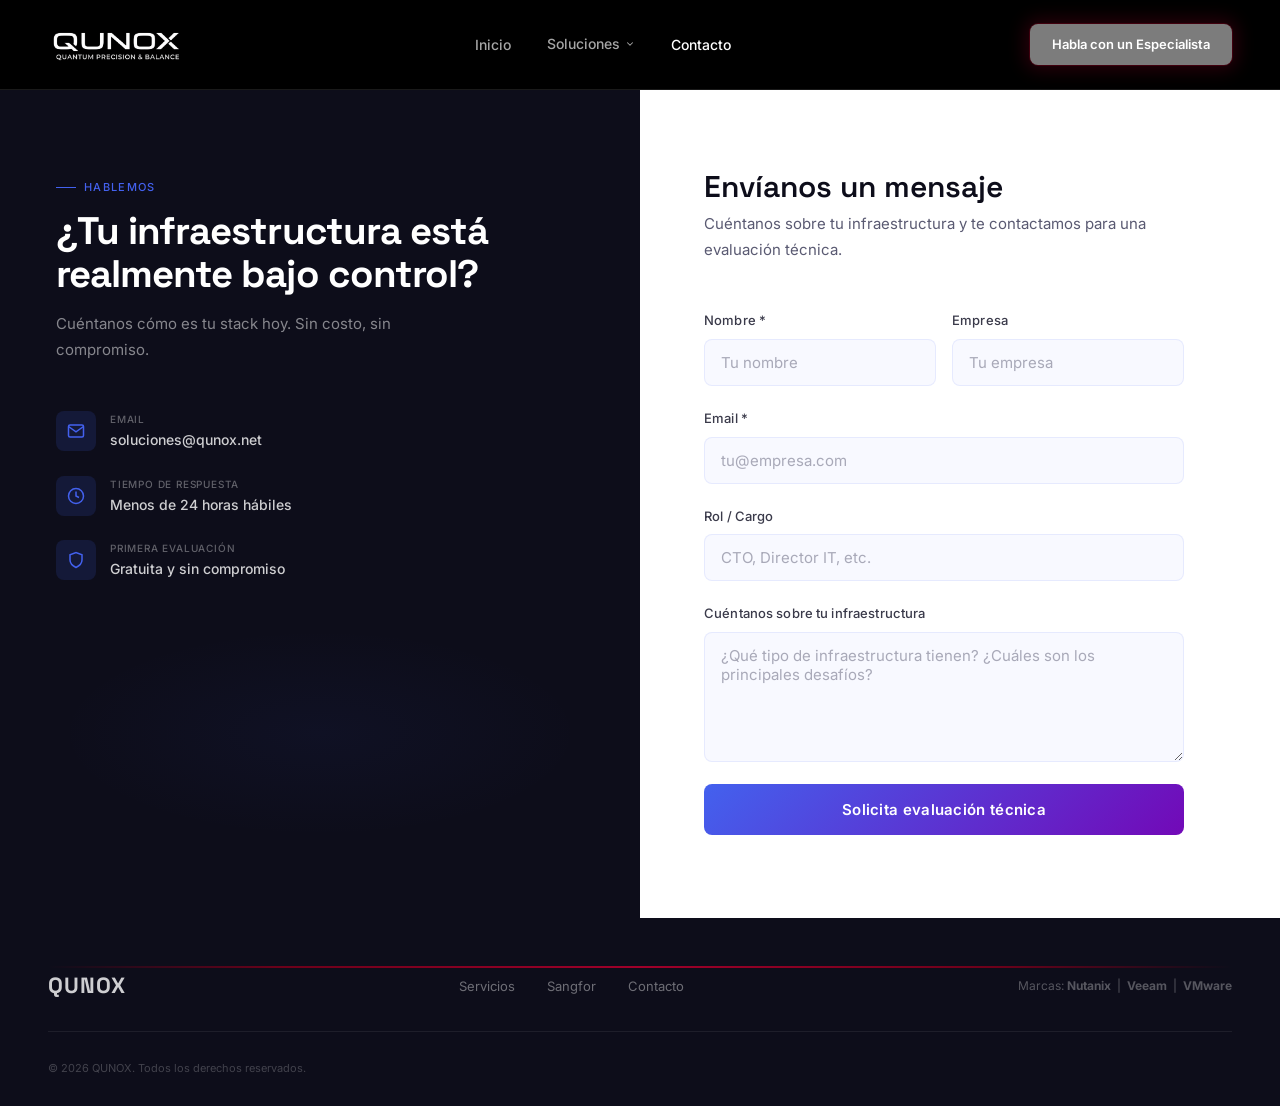
<file: contacto.html>
<!DOCTYPE html>
<html lang="es">
<head>
  <meta charset="UTF-8"/>
  <meta name="viewport" content="width=device-width,initial-scale=1.0"/>
  <title>Contacto — QUNOX</title>
  <meta name="description" content="Habla con un especialista QUNOX. Diagnóstico gratuito de tu infraestructura."/>
  <link rel="preconnect" href="https://fonts.googleapis.com"/>
  <link rel="preconnect" href="https://fonts.gstatic.com" crossorigin/>
  <link href="https://fonts.googleapis.com/css2?family=Space+Grotesk:wght@400;500;600;700&family=Inter:wght@300;400;500;600&display=swap" rel="stylesheet"/>
  <link rel="stylesheet" href="css/main.css"/>
  <link rel="stylesheet" href="css/theme-color.css"/>
</head>
<body>
<nav id="nav" role="navigation">
  <div class="nav-inner">
    <a href="index.html"><img src="images/NEGRO QUNOX COMPLETA.png" alt="QUNOX" class="nav-logo-img"/></a>
    <ul class="nav-links">
      <li><a href="index.html">Inicio</a></li>
      <li class="nav-item--dropdown">
        <a class="nav-dropdown-trigger" href="servicios.html">Soluciones <svg class="nav-chevron" width="10" height="10" viewBox="0 0 24 24" fill="none" stroke="currentColor" stroke-width="2.5" stroke-linecap="round" stroke-linejoin="round"><polyline points="6 9 12 15 18 9"/></svg></a>
        <ul class="nav-dropdown">
          <li><a href="servicios.html">Servicios</a></li>
          <li><a href="sangfor.html">Sangfor</a></li>
        </ul>
      </li>
      <li><a href="contacto.html" class="active">Contacto</a></li>
    </ul>
    <a href="contacto.html" class="btn btn-primary nav-cta">Habla con un Especialista</a>
    <button class="hamburger" id="hamburger" aria-label="Menú" aria-expanded="false">
      <span></span><span></span><span></span>
    </button>
  </div>
</nav>
<div class="mobile-menu" id="mobile-menu">
  <a href="index.html" class="mobile-link">Inicio</a>
  <span class="mobile-section-label">Soluciones</span>
  <a href="servicios.html" class="mobile-link mobile-link--sub">Servicios</a>
  <a href="sangfor.html" class="mobile-link mobile-link--sub">Sangfor</a>
  <a href="contacto.html" class="mobile-link">Contacto</a>
</div>

<div class="page-wrap contact-page" role="main">

  <!-- LEFT PANEL -->
  <div class="contact-left">
    <div class="contact-left-top">
      <span class="label">Hablemos</span>
      <h1>¿Tu infraestructura está realmente bajo control?</h1>
      <p>Cuéntanos cómo es tu stack hoy. Sin costo, sin compromiso.</p>

      <div class="contact-info-items">
        <div class="contact-info-item">
          <div class="ci-icon">
            <svg width="18" height="18" viewBox="0 0 24 24" fill="none" stroke="currentColor" stroke-width="2">
              <path d="M4 4h16c1.1 0 2 .9 2 2v12c0 1.1-.9 2-2 2H4c-1.1 0-2-.9-2-2V6c0-1.1.9-2 2-2z"/><polyline points="22,6 12,13 2,6"/>
            </svg>
          </div>
          <div>
            <div class="ci-label">Email</div>
            <div class="ci-value"><a href="mailto:soluciones@qunox.net">soluciones@qunox.net</a></div>
          </div>
        </div>
        <div class="contact-info-item">
          <div class="ci-icon">
            <svg width="18" height="18" viewBox="0 0 24 24" fill="none" stroke="currentColor" stroke-width="2">
              <circle cx="12" cy="12" r="10"/><polyline points="12 6 12 12 16 14"/>
            </svg>
          </div>
          <div>
            <div class="ci-label">Tiempo de respuesta</div>
            <div class="ci-value">Menos de 24 horas hábiles</div>
          </div>
        </div>
        <div class="contact-info-item">
          <div class="ci-icon">
            <svg width="18" height="18" viewBox="0 0 24 24" fill="none" stroke="currentColor" stroke-width="2">
              <path d="M12 22s8-4 8-10V5l-8-3-8 3v7c0 6 8 10 8 10z"/>
            </svg>
          </div>
          <div>
            <div class="ci-label">Primera evaluación</div>
            <div class="ci-value">Gratuita y sin compromiso</div>
          </div>
        </div>
      </div>
    </div>
    <div class="contact-visual"></div>
  </div>

  <!-- RIGHT PANEL (FORM) -->
  <div class="contact-right">
    <h2>Envíanos un mensaje</h2>
    <p class="subtitle">Cuéntanos sobre tu infraestructura y te contactamos para una evaluación técnica.</p>

    <form class="form" id="contact-form" novalidate>
      <div class="form-row">
        <div class="form-group">
          <label for="nombre">Nombre *</label>
          <input type="text" id="nombre" name="nombre" placeholder="Tu nombre" required autocomplete="name"/>
        </div>
        <div class="form-group">
          <label for="empresa">Empresa</label>
          <input type="text" id="empresa" name="empresa" placeholder="Tu empresa" autocomplete="organization"/>
        </div>
      </div>
      <div class="form-group">
        <label for="email">Email *</label>
        <input type="email" id="email" name="email" placeholder="tu@empresa.com" required autocomplete="email"/>
      </div>
      <div class="form-group">
        <label for="rol">Rol / Cargo</label>
        <input type="text" id="rol" name="rol" placeholder="CTO, Director IT, etc."/>
      </div>
      <div class="form-group">
        <label for="mensaje">Cuéntanos sobre tu infraestructura</label>
        <textarea id="mensaje" name="mensaje" placeholder="¿Qué tipo de infraestructura tienen? ¿Cuáles son los principales desafíos?"></textarea>
      </div>
      <button type="submit" class="form-submit" id="form-btn">Solicita evaluación técnica</button>
    </form>

    <div class="form-success" id="form-success">
      <div class="success-icon">
        <svg width="26" height="26" viewBox="0 0 24 24" fill="none" stroke="currentColor" stroke-width="2.5"><polyline points="20 6 9 17 4 12"/></svg>
      </div>
      <p class="success-title">Mensaje recibido.</p>
      <p class="success-msg">Un especialista QUNOX se pondrá en contacto contigo en las próximas 24 horas hábiles.</p>
    </div>
  </div>

</div>

<footer>
  <div class="footer-inner">
    <span class="footer-logo">QUNOX</span>
    <ul class="footer-links">
      <li><a href="servicios.html">Servicios</a></li>
      <li><a href="sangfor.html">Sangfor</a></li>
      <li><a href="contacto.html">Contacto</a></li>
    </ul>
    <p class="footer-partners">Marcas: <strong>Nutanix</strong> &nbsp;|&nbsp; <strong>Veeam</strong> &nbsp;|&nbsp; <strong>VMware</strong></p>
  </div>
  <p class="footer-copy">© 2026 QUNOX. Todos los derechos reservados.</p>
</footer>

<script src="js/main.js"></script>
</body>
</html>
</file>
<file: css/main.css>
/* ═══════════════════════════════════════════════
   QUNOX — Shared Stylesheet
   ═══════════════════════════════════════════════ */

/* ── VARIABLES ─────────────────────────────────── */
:root {
  --blue:      #4361EE;
  --blue-d:    #3451D1;
  --purple:    #7209B7;
  --cyan:      #00B4D8;
  --ink:       #0D0D1A;
  --body:      #3A3A4A;
  --sub:       #5A5A72;
  --muted:     #8888A0;
  --surface:   #F8F9FF;
  --border:    rgba(67,97,238,0.10);
  --border-s:  rgba(67,97,238,0.24);
  --white:     #ffffff;
  --font-h:    'Space Grotesk', sans-serif;
  --font-b:    'Inter', sans-serif;
  --radius-sm: 6px;
  --radius-md: 8px;
  --radius-lg: 12px;
  --radius-xl: 16px;
  --shadow:    0 2px 12px rgba(0,0,0,0.04);
  --shadow-h:  0 8px 40px rgba(67,97,238,0.12);
  --ease:      cubic-bezier(0.16,1,0.3,1);
  --ease-io:   cubic-bezier(0.76,0,0.24,1);
  --gutter:    clamp(1.25rem,5vw,3rem);
}

/* ── RESET ─────────────────────────────────────── */
*,*::before,*::after{box-sizing:border-box;margin:0;padding:0}
html{scroll-behavior:auto;font-size:16px;-webkit-text-size-adjust:100%}
body{background:var(--white);color:var(--body);font-family:var(--font-b);line-height:1.6;overflow-x:hidden}
h1,h2,h3,h4{font-family:var(--font-h);line-height:1.1;color:var(--ink)}
a{color:inherit;text-decoration:none}
img,svg{display:block;max-width:100%}
button{font-family:inherit;cursor:pointer}
::-webkit-scrollbar{width:4px}
::-webkit-scrollbar-track{background:var(--white)}
::-webkit-scrollbar-thumb{background:var(--blue);border-radius:2px}

/* ── DOT GRID ──────────────────────────────────── */
body::before{
  content:'';position:fixed;inset:0;z-index:0;pointer-events:none;
  background-image:radial-gradient(circle,rgba(67,97,238,0.065) 1px,transparent 1px);
  background-size:28px 28px;
}

/* ── UTILITY ───────────────────────────────────── */
.container{max-width:1200px;margin:0 auto;padding:0 var(--gutter);position:relative;z-index:2}
.label{
  display:inline-flex;align-items:center;gap:8px;
  font-size:11px;font-weight:500;letter-spacing:0.12em;
  text-transform:uppercase;color:var(--blue);margin-bottom:14px;
}
.label::before{content:'';display:block;width:20px;height:1px;background:var(--blue)}
.grad-text{
  background:linear-gradient(135deg,var(--blue) 0%,var(--purple) 100%);
  -webkit-background-clip:text;-webkit-text-fill-color:transparent;background-clip:text;
}

/* ── BUTTONS ───────────────────────────────────── */
.btn{
  display:inline-flex;align-items:center;gap:6px;
  font-family:var(--font-b);font-size:14px;font-weight:600;
  padding:12px 28px;border-radius:var(--radius-md);border:none;
  cursor:pointer;transition:all 0.2s var(--ease);text-decoration:none;
}
.btn-primary{background:var(--blue);color:#fff;box-shadow:0 2px 8px rgba(67,97,238,0.25)}
.btn-primary:hover{background:var(--blue-d);box-shadow:0 6px 24px rgba(67,97,238,0.38);transform:translateY(-1px)}
.btn-primary:active{transform:translateY(0);box-shadow:0 2px 8px rgba(67,97,238,0.25)}
.btn-ghost{background:transparent;color:var(--blue);border:1.5px solid var(--border-s)}
.btn-ghost:hover{border-color:var(--blue);background:rgba(67,97,238,0.06)}
.btn-white{background:#fff;color:var(--blue);font-size:14px;font-weight:600}
.btn-white:hover{background:rgba(255,255,255,0.9);box-shadow:0 4px 20px rgba(0,0,0,0.14)}
.btn-white-ghost{background:transparent;color:#fff;border:1.5px solid rgba(255,255,255,0.4);font-size:14px;font-weight:600}
.btn-white-ghost:hover{background:rgba(255,255,255,0.1);border-color:rgba(255,255,255,0.7)}
.btn-arrow{
  display:inline-flex;align-items:center;gap:6px;
  background:none;border:none;color:var(--blue);font-size:13px;font-weight:600;
  padding:0;cursor:pointer;transition:gap 0.2s var(--ease),color 0.15s;
}
.btn-arrow:hover{gap:10px;color:var(--blue-d)}

/* ── REVEAL ANIMATIONS ─────────────────────────── */
.reveal{opacity:0;transform:translateY(24px);transition:opacity 0.6s var(--ease),transform 0.6s var(--ease)}
.reveal.visible{opacity:1;transform:none}

/* ── NAV ───────────────────────────────────────── */
#nav{
  position:sticky;top:0;z-index:100;
  height:90px;display:flex;align-items:center;
  padding:0 var(--gutter);
  background:rgba(255,255,255,0.92);
  backdrop-filter:blur(12px) saturate(180%);
  -webkit-backdrop-filter:blur(12px) saturate(180%);
  border-bottom:1px solid rgba(67,97,238,0.06);
  transition:box-shadow 0.3s,border-color 0.3s;
}
#nav.scrolled{box-shadow:0 1px 24px rgba(67,97,238,0.10);border-color:rgba(67,97,238,0.12)}
.nav-inner{width:100%;max-width:1200px;margin:0 auto;display:flex;align-items:center;justify-content:space-between}
.nav-logo-img{height:80px;width:auto;display:block;object-fit:contain}
.nav-links{display:flex;align-items:center;gap:36px;list-style:none}
.nav-links a{
  font-size:14px;font-weight:500;color:var(--sub);
  transition:color 0.2s;position:relative;padding:4px 0;
}
.nav-links a::after{
  content:'';position:absolute;bottom:-2px;left:0;right:0;height:2px;
  background:linear-gradient(90deg,var(--blue),var(--purple));border-radius:2px;
  transform:scaleX(0);transform-origin:left;transition:transform 0.2s var(--ease);
}
.nav-links a:hover,.nav-links a.active{color:var(--blue)}
.nav-links a:hover::after,.nav-links a.active::after{transform:scaleX(1)}
.nav-cta{padding:10px 22px;font-size:13px;font-weight:600;margin-left:8px}
.hamburger{display:none;flex-direction:column;gap:5px;background:none;border:none;padding:4px}
.hamburger span{display:block;width:22px;height:1.5px;background:var(--ink);border-radius:2px;transition:all 0.3s cubic-bezier(0.68,-0.55,0.265,1.55)}
.hamburger.open span:nth-child(1){transform:translateY(6.5px) rotate(45deg)}
.hamburger.open span:nth-child(2){opacity:0;transform:scaleX(0)}
.hamburger.open span:nth-child(3){transform:translateY(-6.5px) rotate(-45deg)}

/* Mobile menu */
.mobile-menu{
  display:none;position:fixed;inset:0;z-index:99;
  background:rgba(255,255,255,0.97);backdrop-filter:blur(20px);
  flex-direction:column;justify-content:center;align-items:flex-start;
  padding:0 var(--gutter);gap:0;
  transform:translateY(-100%);transition:transform 0.35s cubic-bezier(0.16,1,0.3,1);
}
.mobile-menu.open{display:flex;transform:translateY(0)}
.mobile-link{
  font-family:var(--font-h);font-size:clamp(1.5rem,6vw,2rem);font-weight:700;
  color:var(--ink);padding:16px 0;border-bottom:1px solid rgba(67,97,238,0.08);
  width:100%;display:block;transition:color 0.2s;
}
.mobile-link:hover{color:var(--blue)}
.mobile-cta{margin-top:2rem;width:100%;text-align:center;padding:14px}

@media(max-width:768px){
  .nav-links,.nav-cta{display:none}
  .hamburger{display:flex}
}

/* ── PAGE TRANSITION ────────────────────────────── */
.page-wrap{animation:page-in 0.45s var(--ease) both}
@keyframes page-in{from{opacity:0;transform:translateY(12px)}to{opacity:1;transform:none}}

/* ═══════════════════════════════════════════════
   HOME PAGE
   ═══════════════════════════════════════════════ */

/* ── HERO ──────────────────────────────────────── */
#hero{
  position:relative;min-height:100svh;display:flex;align-items:center;
  padding:0 var(--gutter);overflow:hidden;
}
#three-canvas{position:fixed;inset:0;z-index:1;pointer-events:none}
.hero-inner{
  max-width:1200px;margin:0 auto;width:100%;
  display:grid;grid-template-columns:1fr 1fr;gap:5rem;align-items:center;
  position:relative;z-index:2;
}
.hero-eyebrow{
  display:inline-flex;align-items:center;gap:10px;
  font-size:11px;font-weight:500;letter-spacing:0.16em;text-transform:uppercase;
  color:var(--purple);margin-bottom:24px;
}
.hero-eyebrow span{display:block;width:28px;height:1px;background:var(--purple);opacity:0.6}
.hero-h1{
  font-size:clamp(2.75rem,5.5vw,4.75rem);font-weight:700;
  letter-spacing:-0.03em;line-height:1.04;margin-bottom:24px;
}
.hero-sub{
  font-size:clamp(1rem,1.5vw,1.125rem);color:var(--sub);
  line-height:1.75;margin-bottom:40px;max-width:440px;
}
.hero-actions{display:flex;gap:16px;flex-wrap:wrap;align-items:center}

/* Hero right panel */
.hero-panel{display:flex;flex-direction:column;gap:14px;position:relative;z-index:2;animation:float 5s ease-in-out infinite}
@keyframes float{0%,100%{transform:translateY(0)}50%{transform:translateY(-10px)}}
.sys-card{
  background:rgba(255,255,255,0.78);border:1px solid var(--border);
  border-radius:var(--radius-lg);padding:22px 24px;
  backdrop-filter:blur(16px);box-shadow:0 4px 24px rgba(67,97,238,0.08);
}
.sys-head{
  display:flex;align-items:center;justify-content:space-between;
  padding-bottom:14px;margin-bottom:14px;border-bottom:1px solid var(--border);
}
.sys-title{font-size:10px;font-weight:700;letter-spacing:0.12em;text-transform:uppercase;color:var(--muted)}
.status-pill{display:flex;align-items:center;gap:5px;font-size:10px;font-weight:700;color:#16a34a;text-transform:uppercase;letter-spacing:0.08em}
.status-dot{width:6px;height:6px;border-radius:50%;background:#22c55e;animation:pg 2s ease-in-out infinite}
@keyframes pg{0%,100%{box-shadow:0 0 0 0 rgba(34,197,94,0.45)}50%{box-shadow:0 0 0 5px rgba(34,197,94,0)}}
.sys-rows{display:flex;flex-direction:column;gap:8px}
.sys-row{display:flex;align-items:center;justify-content:space-between}
.sys-k{font-size:12px;color:var(--muted)}
.sys-v{font-family:var(--font-h);font-size:12px;font-weight:700}
.sys-v.g{color:#16a34a}.sys-v.b{color:var(--blue)}.sys-v.c{color:var(--cyan)}
.metrics-row{display:grid;grid-template-columns:repeat(3,1fr);gap:10px}
.metric-box{
  background:rgba(255,255,255,0.72);border:1px solid var(--border);
  border-radius:10px;padding:14px 12px;text-align:center;backdrop-filter:blur(10px);
}
.metric-num{font-family:var(--font-h);font-size:1.25rem;font-weight:700;color:var(--blue);display:block}
.metric-lbl{font-size:10px;color:var(--muted);text-transform:uppercase;letter-spacing:0.06em}
.scroll-cue{
  position:absolute;bottom:2.5rem;left:50%;transform:translateX(-50%);
  display:flex;flex-direction:column;align-items:center;gap:6px;
  color:var(--muted);font-size:10px;letter-spacing:0.1em;text-transform:uppercase;
  z-index:2;animation:sc 2.2s ease-in-out infinite;
}
@keyframes sc{0%,100%{transform:translateX(-50%) translateY(0)}50%{transform:translateX(-50%) translateY(7px)}}

@media(max-width:900px){.hero-inner{grid-template-columns:1fr}.hero-panel{display:none}}

/* ── PAIN POINTS ───────────────────────────────── */
#pain{padding:80px 0;background:var(--surface);border-top:1px solid var(--border);border-bottom:1px solid var(--border)}
.pain-grid{display:grid;grid-template-columns:repeat(4,1fr);gap:1px;background:var(--border);border-radius:var(--radius-lg);overflow:hidden;border:1px solid var(--border)}
.pain-item{background:var(--white);padding:32px 28px;transition:background 0.2s}
.pain-item:hover{background:var(--surface)}
.pain-tag{font-size:10px;font-weight:700;letter-spacing:0.14em;text-transform:uppercase;color:var(--blue);margin-bottom:12px}
.pain-title{font-family:var(--font-h);font-size:1.0625rem;font-weight:700;color:var(--ink);margin-bottom:8px}
.pain-desc{font-size:13px;color:var(--sub);line-height:1.65}
@media(max-width:900px){.pain-grid{grid-template-columns:repeat(2,1fr)}}
@media(max-width:500px){.pain-grid{grid-template-columns:1fr}}

/* ── SERVICES PREVIEW ──────────────────────────── */
#servicios-preview{padding:100px 0}
.svc-header{margin-bottom:60px}
.svc-header h2{font-size:clamp(2rem,3.5vw,2.875rem);font-weight:700;letter-spacing:-0.025em;margin-bottom:14px}
.svc-header p{font-size:17px;color:var(--sub);max-width:480px;line-height:1.7}
.svc-grid{display:grid;grid-template-columns:repeat(3,1fr);gap:22px}
.svc-card{
  background:var(--white);border:1px solid var(--border);
  border-radius:var(--radius-lg);padding:34px 30px;
  position:relative;overflow:hidden;
  transition:transform 0.3s var(--ease),box-shadow 0.3s var(--ease),border-color 0.3s;
  display:flex;flex-direction:column;
}
.svc-card::after{
  content:'';position:absolute;top:0;left:0;right:0;height:3px;
  background:linear-gradient(90deg,var(--blue),var(--purple));
  transform:scaleX(0);transform-origin:left;transition:transform 0.3s var(--ease);
}
.svc-card:hover{transform:translateY(-4px);box-shadow:var(--shadow-h);border-color:var(--border-s)}
.svc-card:hover::after{transform:scaleX(1)}
.svc-icon-wrap{
  width:48px;height:48px;border-radius:10px;
  background:rgba(67,97,238,0.08);display:flex;align-items:center;justify-content:center;
  margin-bottom:22px;color:var(--blue);flex-shrink:0;
}
.svc-name{font-size:1.0625rem;font-weight:700;color:var(--ink);margin-bottom:10px;letter-spacing:-0.015em}
.svc-desc{font-size:14px;color:var(--sub);line-height:1.7;flex:1}
.svc-link{
  display:flex;align-items:center;gap:6px;margin-top:22px;padding-top:16px;
  border-top:1px solid var(--border);
  font-size:13px;font-weight:600;color:var(--blue);
  transition:gap 0.2s var(--ease);
}
.svc-card:hover .svc-link{gap:10px}

@media(max-width:960px){.svc-grid{grid-template-columns:repeat(2,1fr)}}
@media(max-width:560px){.svc-grid{grid-template-columns:1fr}}

/* ── VALUE PROP (HOME) ─────────────────────────── */
#valor{padding:100px 0;background:var(--ink)}
.valor-inner{display:grid;grid-template-columns:1fr 1fr;gap:5rem;align-items:center}
.valor-left h2{font-size:clamp(2rem,3.5vw,2.75rem);font-weight:700;color:#fff;letter-spacing:-0.025em;margin-bottom:20px}
.valor-left p{font-size:16px;color:rgba(255,255,255,0.55);line-height:1.8;margin-bottom:32px}
.valor-items{display:flex;flex-direction:column;gap:18px}
.valor-item{
  display:flex;gap:16px;align-items:flex-start;
  padding:22px;background:rgba(255,255,255,0.04);
  border:1px solid rgba(255,255,255,0.08);border-radius:var(--radius-lg);
  transition:background 0.2s;
}
.valor-item:hover{background:rgba(255,255,255,0.07)}
.valor-icon{
  width:40px;height:40px;border-radius:8px;flex-shrink:0;
  background:rgba(67,97,238,0.18);display:flex;align-items:center;justify-content:center;color:var(--blue);
}
.valor-item-title{font-family:var(--font-h);font-size:15px;font-weight:700;color:#fff;margin-bottom:4px}
.valor-item-desc{font-size:13px;color:rgba(255,255,255,0.45);line-height:1.65}
@media(max-width:900px){.valor-inner{grid-template-columns:1fr}}

/* ═══════════════════════════════════════════════
   SERVICE PAGE
   ═══════════════════════════════════════════════ */

.service-page-section,section{position:relative;z-index:2}

/* ── SERVICE HERO ──────────────────────────────── */
.svc-page-hero{
  height:clamp(320px,40vh,480px);position:relative;overflow:hidden;
}
.svc-page-hero-img{
  position:absolute;inset:0;width:100%;height:100%;object-fit:cover;object-position:center 35%;
}
.svc-page-hero-overlay{
  position:absolute;inset:0;
  background:linear-gradient(105deg,rgba(13,13,26,0.90) 0%,rgba(67,97,238,0.60) 60%,rgba(114,9,183,0.28) 100%);
}
.svc-page-hero-content{
  position:absolute;bottom:0;left:0;right:0;
  max-width:1200px;margin:0 auto;padding:0 var(--gutter) 52px;
}
.breadcrumb{
  display:flex;align-items:center;gap:8px;
  font-size:12px;color:rgba(255,255,255,0.5);margin-bottom:14px;
}
.breadcrumb a{color:rgba(255,255,255,0.5);transition:color 0.2s}
.breadcrumb a:hover{color:#fff}
.breadcrumb span{color:rgba(255,255,255,0.25)}
.breadcrumb-current{color:rgba(255,255,255,0.85)}
.svc-page-h1{
  font-size:clamp(2rem,4vw,3rem);font-weight:700;color:#fff;
  letter-spacing:-0.025em;line-height:1.1;max-width:680px;margin-bottom:14px;
}
.svc-page-intro-text{font-size:17px;color:rgba(255,255,255,0.7);max-width:580px;line-height:1.7}

/* ── SERVICE CONTENT ───────────────────────────── */
.svc-content{padding:72px 0 100px}
.svc-back{
  display:inline-flex;align-items:center;gap:8px;
  font-size:14px;font-weight:500;color:var(--sub);
  padding-bottom:36px;margin-bottom:48px;border-bottom:1px solid var(--border);
  transition:color 0.2s,gap 0.2s;
}
.svc-back:hover{color:var(--blue);gap:12px}
.svc-back svg{transition:transform 0.2s var(--ease)}
.svc-back:hover svg{transform:translateX(-3px)}

.svc-section-title{
  font-size:clamp(1.5rem,2.5vw,2rem);font-weight:600;color:var(--ink);
  letter-spacing:-0.02em;margin-bottom:18px;padding-bottom:16px;
  border-bottom:2px solid rgba(67,97,238,0.1);
}
.svc-section-intro{font-size:16px;color:var(--sub);line-height:1.8;max-width:72ch;margin-bottom:48px}

/* Feature grid */
.feature-grid{display:grid;grid-template-columns:repeat(3,1fr);gap:18px;margin-bottom:48px}
.feature-card{
  background:var(--surface);border:1px solid var(--border);border-radius:10px;padding:26px 22px;
}
.feature-h3{
  font-size:1rem;font-weight:600;color:var(--ink);margin-bottom:10px;
  padding-left:14px;position:relative;
}
.feature-h3::before{
  content:'';position:absolute;left:0;top:50%;transform:translateY(-50%);
  width:3px;height:70%;
  background:linear-gradient(180deg,var(--blue),var(--purple));border-radius:2px;
}
.feature-desc{font-size:13px;color:var(--sub);line-height:1.7}

/* 2-col content block */
.two-block{display:grid;grid-template-columns:1fr 1fr;gap:24px;margin-bottom:48px}
.content-block{
  background:var(--surface);border:1px solid var(--border);border-radius:var(--radius-lg);padding:32px;
}
.content-block h3{
  font-size:1.125rem;font-weight:700;color:var(--ink);margin-bottom:14px;
  display:flex;align-items:center;gap:10px;
}
.block-badge{
  font-size:10px;font-weight:700;letter-spacing:0.1em;text-transform:uppercase;
  padding:3px 8px;border-radius:100px;
  background:rgba(67,97,238,0.08);color:var(--blue);border:1px solid rgba(67,97,238,0.16);
}
.content-block p{font-size:14px;color:var(--sub);line-height:1.75}

@media(max-width:800px){.feature-grid{grid-template-columns:repeat(2,1fr)}.two-block{grid-template-columns:1fr}}
@media(max-width:500px){.feature-grid{grid-template-columns:1fr}}

/* ── BOTTOM CTA ─────────────────────────────────── */
.page-cta{
  background:linear-gradient(135deg,var(--blue) 0%,var(--purple) 100%);
  border-radius:var(--radius-xl);padding:60px 52px;margin-top:80px;
  display:flex;justify-content:space-between;align-items:center;gap:2rem;flex-wrap:wrap;
}
.page-cta-label{font-size:11px;font-weight:500;letter-spacing:0.1em;text-transform:uppercase;color:rgba(255,255,255,0.55);margin-bottom:10px}
.page-cta h2{font-size:clamp(1.5rem,3vw,2.25rem);font-weight:700;color:#fff;letter-spacing:-0.02em;margin-bottom:10px}
.page-cta p{font-size:15px;color:rgba(255,255,255,0.65)}
.page-cta-actions{display:flex;gap:12px;flex-shrink:0}
@media(max-width:768px){.page-cta{padding:40px 24px}.page-cta-actions{width:100%}.page-cta-actions .btn{flex:1;justify-content:center}}

/* ═══════════════════════════════════════════════
   CONTACT PAGE
   ═══════════════════════════════════════════════ */
.contact-page{
  min-height:calc(100svh - 72px);
  display:grid;grid-template-columns:1fr 1fr;
}
.contact-left{
  background:var(--ink);padding:80px 56px;
  display:flex;flex-direction:column;justify-content:space-between;
  position:sticky;top:72px;height:calc(100svh - 72px);overflow:hidden;
}
.contact-left-top .label{color:var(--blue)}
.contact-left-top h1{font-size:clamp(2rem,3vw,2.5rem);font-weight:700;color:#fff;letter-spacing:-0.025em;margin-bottom:16px}
.contact-left-top p{font-size:15px;color:rgba(255,255,255,0.5);max-width:380px;line-height:1.75}
.contact-info-items{display:flex;flex-direction:column;gap:24px;margin-top:48px}
.contact-info-item{display:flex;gap:14px;align-items:flex-start}
.ci-icon{
  width:40px;height:40px;flex-shrink:0;border-radius:8px;
  background:rgba(67,97,238,0.14);display:flex;align-items:center;justify-content:center;
  color:var(--blue);
}
.ci-label{font-size:10px;font-weight:500;text-transform:uppercase;letter-spacing:0.08em;color:rgba(255,255,255,0.35);margin-bottom:2px}
.ci-value{font-size:14px;font-weight:500;color:rgba(255,255,255,0.8)}
.ci-value a{color:rgba(255,255,255,0.8);transition:color 0.2s}
.ci-value a:hover{color:#fff;text-decoration:underline}
.contact-visual{
  flex:1;margin-top:48px;opacity:0.12;
  background:radial-gradient(ellipse at 50% 50%,rgba(67,97,238,0.4) 0%,transparent 70%);
  border-radius:var(--radius-xl);
}
.contact-right{background:var(--white);padding:80px 64px;overflow-y:auto}
.contact-right h2{font-size:clamp(1.5rem,2.5vw,1.875rem);font-weight:600;color:var(--ink);margin-bottom:8px}
.contact-right .subtitle{font-size:15px;color:var(--sub);margin-bottom:48px;line-height:1.7}

/* Form */
.form{display:flex;flex-direction:column;gap:22px;max-width:480px}
.form-row{display:grid;grid-template-columns:1fr 1fr;gap:16px}
.form-group{display:flex;flex-direction:column;gap:8px}
.form-group label{font-size:13px;font-weight:500;color:var(--body);letter-spacing:0.01em}
.form-group input,.form-group textarea,.form-group select{
  width:100%;background:var(--surface);border:1.5px solid var(--border);
  border-radius:var(--radius-md);padding:13px 16px;
  font-family:var(--font-b);font-size:15px;color:var(--ink);outline:none;
  transition:border-color 0.2s,box-shadow 0.2s,background 0.2s;
}
.form-group input:focus,.form-group textarea:focus,.form-group select:focus{
  border-color:var(--blue);background:var(--white);
  box-shadow:0 0 0 3px rgba(67,97,238,0.11);
}
.form-group textarea{min-height:130px;resize:vertical}
.form-group input::placeholder,.form-group textarea::placeholder{color:rgba(90,90,114,0.5)}
.form-submit{
  width:100%;padding:16px;border:none;
  background:linear-gradient(135deg,var(--blue) 0%,var(--purple) 100%);
  color:#fff;font-family:var(--font-b);font-size:15px;font-weight:600;
  border-radius:var(--radius-md);cursor:pointer;
  transition:opacity 0.2s,transform 0.15s,box-shadow 0.2s;
  letter-spacing:0.02em;
}
.form-submit:hover{opacity:0.92;box-shadow:0 6px 24px rgba(67,97,238,0.35)}
.form-submit:active{transform:scale(0.99)}
.form-submit:disabled{opacity:0.55;cursor:not-allowed;transform:none}
.form-success{display:none;text-align:center;padding:3rem 1rem}
.success-icon{
  width:56px;height:56px;border-radius:50%;
  background:rgba(34,197,94,0.1);border:2px solid #22c55e;
  display:flex;align-items:center;justify-content:center;margin:0 auto 1rem;color:#22c55e;
}
.success-title{font-family:var(--font-h);font-size:1.25rem;font-weight:700;color:var(--ink)}
.success-msg{font-size:14px;color:var(--sub);margin-top:6px;line-height:1.65}

@media(max-width:900px){
  .contact-page{grid-template-columns:1fr}
  .contact-left{position:static;height:auto;padding:48px var(--gutter)}
  .contact-right{padding:48px var(--gutter)}
  .form-row{grid-template-columns:1fr}
}

/* ── FOOTER ─────────────────────────────────────── */
footer{background:var(--ink);color:rgba(255,255,255,0.5);padding:3rem var(--gutter) 1.75rem;position:relative;z-index:2}
.footer-inner{
  max-width:1200px;margin:0 auto;
  display:flex;align-items:center;justify-content:space-between;
  padding-bottom:1.75rem;margin-bottom:1.75rem;
  border-bottom:1px solid rgba(255,255,255,0.07);
  flex-wrap:wrap;gap:1.5rem;
}
.footer-logo{font-family:var(--font-h);font-size:1.375rem;font-weight:700;color:rgba(255,255,255,0.8);letter-spacing:0.04em}
.footer-links{display:flex;gap:2rem;list-style:none}
.footer-links a{font-size:13px;color:rgba(255,255,255,0.4);transition:color 0.2s}
.footer-links a:hover{color:#fff}
.footer-partners{font-size:12px;color:rgba(255,255,255,0.3)}
.footer-copy{max-width:1200px;margin:0 auto;font-size:11px;color:rgba(255,255,255,0.22)}
@media(max-width:600px){.footer-inner{flex-direction:column;align-items:flex-start}.footer-links{flex-wrap:wrap;gap:1rem}}

/* ── NAV DROPDOWN ──────────────────────────────── */
.nav-item--dropdown { position: relative; }
.nav-dropdown-trigger { display: flex !important; align-items: center; gap: 5px; }
.nav-chevron { width:10px; height:10px; transition: transform 0.22s ease; flex-shrink: 0; }
.nav-item--dropdown:hover .nav-chevron,
.nav-item--dropdown.open .nav-chevron { transform: rotate(180deg); }
.nav-dropdown {
  position: absolute; top: calc(100% + 10px); left: 50%;
  transform: translateX(-50%);
  background: #111; border: 1px solid rgba(255,255,255,0.10);
  border-radius: 8px; min-width: 160px; padding: 5px; list-style: none; margin: 0;
  opacity: 0; visibility: hidden; pointer-events: none;
  margin-top: -6px;
  transition: opacity 0.2s, margin-top 0.2s, visibility 0s 0.2s;
  z-index: 200; box-shadow: 0 8px 30px rgba(0,0,0,0.5);
}
/* Puente transparente que cubre el gap entre el trigger y el dropdown */
.nav-dropdown::before {
  content: '';
  position: absolute;
  top: -12px;
  left: -10px;
  right: -10px;
  height: 12px;
}
.nav-item--dropdown:hover .nav-dropdown,
.nav-item--dropdown.open .nav-dropdown {
  opacity: 1; visibility: visible; pointer-events: auto;
  margin-top: 0; transition: opacity 0.2s, margin-top 0.2s;
}
.nav-dropdown li { list-style: none; }
.nav-dropdown a {
  display: block !important; padding: 9px 14px !important;
  border-radius: 5px !important; font-size: 0.83rem !important;
  color: rgba(255,255,255,0.70) !important;
  transition: background 0.15s, color 0.15s !important;
}
.nav-dropdown a:hover { background: rgba(109,0,26,0.20) !important; color: #fff !important; }
.nav-dropdown a::after { display: none !important; }
.nav-dropdown a.active { color: #fff !important; background: rgba(109,0,26,0.15) !important; }
.mobile-section-label {
  display: block; font-size: 0.65rem; font-weight: 600;
  letter-spacing: 0.18em; text-transform: uppercase;
  color: rgba(255,255,255,0.30); padding: 1rem 1.5rem 0.3rem;
}
.mobile-link--sub { padding-left: 2.5rem !important; font-size: 0.9rem !important; }
</file>
<file: css/theme-color.css>
/* ================================================
   QUNOX — Theme Color Layer
   Loaded after home.css and main.css.
   Pure CSS overrides — no HTML or JS changes.
   Design principle: premium enterprise tint system
   (Cloudflare / Linear / Vercel aesthetic)
   ================================================ */


/* ── NAV ENCABEZADO — fondo negro + colorimetría #6D001A ── */

/* Fondo negro constante — en reposo Y al hacer scroll */
#nav,
#nav.scrolled {
  background: #000000 !important;
  backdrop-filter: none !important;
  -webkit-backdrop-filter: none !important;
  border-bottom: 1px solid rgba(255,255,255,0.10) !important;
}
#nav.scrolled {
  box-shadow: 0 2px 24px rgba(0,0,0,0.80) !important;
}

/* Logo — más grande, fondo negro nativo */
.nav-logo-img {
  height: 68px !important;
  max-height: 68px !important;
  width: auto !important;
  mix-blend-mode: normal !important;
  background: transparent !important;
}

/* Links — texto blanco sobre fondo negro */
.nav-links a {
  color: rgba(255,255,255,0.65) !important;
}
.nav-links a:hover,
.nav-links a.active {
  color: #ffffff !important;
}
/* Línea indicadora — solo en hover */
.nav-links a::after {
  background: linear-gradient(90deg, #6D001A, #a0002a) !important;
}
.nav-links a.active::after {
  transform: scaleX(0) !important;
}
.nav-links a:hover::after {
  transform: scaleX(1) !important;
}

/* Hamburger — barras blancas sobre fondo negro */
.hamburger span {
  background: #ffffff !important;
}

/* Botón primario CTA */
.btn-primary {
  background: #7C7C7C !important;
  box-shadow:
    0 0 0 1px rgba(109,0,26,0.45),
    0 0 18px 5px rgba(109,0,26,0.38),
    0 2px 8px rgba(0,0,0,0.28) !important;
}
.btn-primary:hover {
  background: #636363 !important;
  box-shadow:
    0 0 0 1px rgba(109,0,26,0.60),
    0 0 28px 8px rgba(109,0,26,0.52),
    0 6px 24px rgba(0,0,0,0.38) !important;
}
.btn-primary:active {
  background: #7C7C7C !important;
  box-shadow:
    0 0 0 1px rgba(109,0,26,0.40),
    0 0 14px 4px rgba(109,0,26,0.32),
    0 2px 8px rgba(0,0,0,0.25) !important;
}

/* Menú mobile */
.mobile-link:hover,
.mobile-link.active {
  color: #6D001A !important;
}
.mobile-link {
  border-bottom-color: rgba(109,0,26,0.10) !important;
}


/* ── SCENE 2 — NOSOTROS (About)
   Light gray surface that fades into the black diagnostic
   section at the bottom via an ::after gradient overlay.
   ─────────────────────────────────────────────── */
.scene--about {
  background: #E8E8E8 !important;
  background-image: none !important;
  background-size: auto !important;
  overflow: visible !important;
}

/* No gradient fade — section ends cleanly, diagnostic starts in black */


/* ── SCENE 3 — DIAGNOSTIC  (dark theme)
   Black background. White/gray text hierarchy.
   Cohesive photo treatment via CSS filter + blue overlay.
   ─────────────────────────────────────────────── */
.scene--diagnostic {
  background: #E8E8E8 !important;
  background-image: none !important;
  border-left: none;
}

/* Header bar: transparent on light bg */
.diagnostic__header {
  background: transparent !important;
  padding: 0.75rem 1rem !important;
  margin-left: -1rem;
  margin-right: -1rem;
  border-bottom: 1px solid rgba(58, 50, 44, 0.18) !important;
  border-radius: 2px 2px 0 0;
}

/* Section label: pulsing dot on light bg */
.diagnostic__label::before {
  content: '●';
  font-size: 0.5em;
  color: rgba(58, 50, 44, 0.6);
  margin-right: 6px;
  vertical-align: middle;
  animation: diagnosticPulse 2.4s ease-in-out infinite;
}

@keyframes diagnosticPulse {
  0%, 100% { opacity: 1; }
  50%       { opacity: 0.3; }
}

/* Ordinal numbers: dark accents on light bg */
.diag-item:has(.diag-item__status--warn) .diag-item__num {
  color: rgba(58, 50, 44, 0.65) !important;
  font-weight: 600;
}
.diag-item:has(.diag-item__status--err) .diag-item__num {
  color: rgba(26, 26, 26, 0.65) !important;
  font-weight: 600;
}

/* Status chips: left border accent on light bg */
.diag-item__status--warn {
  border-left: 2px solid rgba(58, 50, 44, 0.45) !important;
}
.diag-item__status--err {
  border-left: 2px solid rgba(26, 26, 26, 0.5) !important;
}

/* Visual frame: subtle dark top stroke */
.diagnostic__visual-frame {
  border-top: 1px solid rgba(58, 50, 44, 0.25) !important;
}

/* Progress bar track */
.diagnostic__progress-bar {
  background: rgba(58, 50, 44, 0.2) !important;
}


/* ── SCENE 4 — SERVICES GRID
   New grid layout — no overrides needed.
   ─────────────────────────────────────────────── */


/* ── SCENE 5 — CLOSING CTA ───────────────────── */
.scene--closing {
  background: #FFFFFF !important;
}

/* Top fade — glow sutil en tono #6D001A */
.scene--closing::before {
  content: '';
  position: absolute;
  top: 0; left: 50%;
  transform: translateX(-50%);
  width: 600px;
  height: 280px;
  background: radial-gradient(
    ellipse 60% 100% at 50% 0%,
    rgba(109, 0, 26, 0.05) 0%,
    transparent 100%
  );
  pointer-events: none;
  z-index: 0;
}

/* Línea superior en tono #6D001A */
.scene--closing::after {
  content: '';
  display: block;
  position: absolute;
  top: 0; left: 0; right: 0;
  height: 1px;
  background: linear-gradient(
    90deg,
    transparent 0%,
    rgba(109, 0, 26, 0.30) 40%,
    rgba(109, 0, 26, 0.15) 70%,
    transparent 100%
  );
}

/* Eyebrow: líneas laterales en #6D001A */
.closing__eyebrow {
  color: #6D001A !important;
}
.closing__eyebrow::before {
  content: '';
  display: inline-block;
  width: 20px;
  height: 1px;
  background: #6D001A !important;
  margin-right: 10px;
  vertical-align: middle;
  opacity: 0.7;
}
.closing__eyebrow::after {
  content: '';
  display: inline-block;
  width: 20px;
  height: 1px;
  background: #6D001A !important;
  margin-left: 10px;
  vertical-align: middle;
  opacity: 0.7;
}

/* Texto acento "bajo control total." → gradiente #6D001A */
.closing__headline-accent {
  background: linear-gradient(135deg, #6D001A 0%, #a8002a 100%) !important;
  -webkit-background-clip: text !important;
  background-clip: text !important;
  -webkit-text-fill-color: transparent !important;
}

/* Botón CTA pill en sección "Nuestros Servicios"
   Efecto: semitransparente + bisel sutil                */
.svc-grid__cta-pill {
  background: rgba(109, 0, 26, 0.78) !important;
  border: 1px solid rgba(255,255,255,0.18) !important;
  backdrop-filter: blur(8px) !important;
  -webkit-backdrop-filter: blur(8px) !important;
  box-shadow:
    inset 0  1px 0 rgba(255,255,255,0.20),  /* bisel: borde superior claro  */
    inset 0 -1px 0 rgba(0,0,0,0.28),         /* bisel: borde inferior oscuro */
    0 6px 20px rgba(109,0,26,0.38) !important; /* sombra exterior cálida      */
}
.svc-grid__cta-pill:hover {
  background: rgba(109, 0, 26, 0.92) !important;
  box-shadow:
    inset 0  1px 0 rgba(255,255,255,0.22),
    inset 0 -1px 0 rgba(0,0,0,0.32),
    0 10px 30px rgba(109,0,26,0.48) !important;
  transform: translateY(-2px);
}

/* Logo vertical en el sello — mix-blend elimina fondo blanco sobre bg claro */
.closing__seal-img {
  mix-blend-mode: multiply !important;
  width: 150px !important;
}

/* Ghost button "Ver todos los servicios" — texto #6D001A */
.btn-closing-ghost,
.btn-closing-ghost:link,
.btn-closing-ghost:visited {
  border-color: rgba(109, 0, 26, 0.30) !important;
  color: #6D001A !important;
}
.btn-closing-ghost:hover,
.btn-closing-ghost:focus {
  border-color: #6D001A !important;
  color: #6D001A !important;
  background: rgba(109, 0, 26, 0.05) !important;
}


/* ── SECTION DIVIDERS
   Decision: thin 1 px rules between the white
   sections break the all-white cascade without
   adding heavy backgrounds. Uses the same
   blue→transparent→blue gradient for a centred
   fade effect (avoids hard edge to edge lines).
   ─────────────────────────────────────────────── */

/* Diagnostic → Services: transition handled by background-image gradient in home.css */

/* Services → Closing transition */
.scene--closing {
  border-top: 1px solid rgba(67, 97, 238, 0.08);
}

/* ── SCENE — NUESTRAS MARCAS (partners) ───────── */
.scene--partners {
  /* Fondo oscuro + patrón SVG de red neuronal casi imperceptible */
  background-color: #3a0010 !important;
  background-image: url("data:image/svg+xml,%3Csvg xmlns='http://www.w3.org/2000/svg' width='300' height='300'%3E%3Cg stroke='rgba(255,255,255,0.09)' stroke-width='0.7' fill='none'%3E%3Cline x1='0' y1='90' x2='60' y2='40'/%3E%3Cline x1='60' y1='40' x2='150' y2='70'/%3E%3Cline x1='60' y1='40' x2='110' y2='130'/%3E%3Cline x1='150' y1='70' x2='240' y2='50'/%3E%3Cline x1='150' y1='70' x2='200' y2='150'/%3E%3Cline x1='150' y1='70' x2='110' y2='130'/%3E%3Cline x1='240' y1='50' x2='300' y2='90'/%3E%3Cline x1='240' y1='50' x2='270' y2='150'/%3E%3Cline x1='110' y1='130' x2='200' y2='150'/%3E%3Cline x1='110' y1='130' x2='60' y2='220'/%3E%3Cline x1='200' y1='150' x2='270' y2='150'/%3E%3Cline x1='200' y1='150' x2='180' y2='240'/%3E%3Cline x1='270' y1='150' x2='300' y2='210'/%3E%3Cline x1='60' y1='220' x2='180' y2='240'/%3E%3Cline x1='60' y1='220' x2='0' y2='260'/%3E%3Cline x1='180' y1='240' x2='270' y2='280'/%3E%3Cline x1='180' y1='240' x2='120' y2='300'/%3E%3Cline x1='270' y1='280' x2='300' y2='270'/%3E%3C/g%3E%3Cg fill='rgba(255,255,255,0.18)'%3E%3Ccircle cx='60' cy='40' r='2'/%3E%3Ccircle cx='150' cy='70' r='2.5'/%3E%3Ccircle cx='240' cy='50' r='2'/%3E%3Ccircle cx='110' cy='130' r='2'/%3E%3Ccircle cx='200' cy='150' r='2.5'/%3E%3Ccircle cx='270' cy='150' r='2'/%3E%3Ccircle cx='60' cy='220' r='2'/%3E%3Ccircle cx='180' cy='240' r='2.5'/%3E%3Ccircle cx='270' cy='280' r='2'/%3E%3C/g%3E%3C/svg%3E") !important;
  background-size: 300px 300px !important;
  background-repeat: repeat !important;
}

/* Label */
.partners__label {
  color: rgba(255,255,255,0.55) !important;
  opacity: 1 !important;
}

/* Row dividers */
.partners__row {
  border-top-color: rgba(255,255,255,0.10) !important;
}
.partners__row:last-child {
  border-bottom-color: rgba(255,255,255,0.10) !important;
}

/* Brand names in ticker */
.partners__ticker-item span {
  color: rgba(255,255,255,0.88) !important;
}

/* Separator star */
.partners__ticker-sep {
  color: rgba(255,255,255,0.22) !important;
}

/* Logo icons — screen blend dissolves white backgrounds on dark bg;
   brightness boost keeps logos legibles against the crimson */
.partners__ticker-item img {
  filter: none !important;
  mix-blend-mode: screen;
  opacity: 0.85;
}
.partners__ticker-item:hover img {
  opacity: 1;
}


/* ── SCENE — EMPRESAS QUE CONFÍAN EN QUNOX (clients) ── */
.scene--clients {
  /* Mismo patrón SVG — continuidad visual con partners */
  background-color: #3a0010 !important;
  background-image: url("data:image/svg+xml,%3Csvg xmlns='http://www.w3.org/2000/svg' width='300' height='300'%3E%3Cg stroke='rgba(255,255,255,0.09)' stroke-width='0.7' fill='none'%3E%3Cline x1='0' y1='90' x2='60' y2='40'/%3E%3Cline x1='60' y1='40' x2='150' y2='70'/%3E%3Cline x1='60' y1='40' x2='110' y2='130'/%3E%3Cline x1='150' y1='70' x2='240' y2='50'/%3E%3Cline x1='150' y1='70' x2='200' y2='150'/%3E%3Cline x1='150' y1='70' x2='110' y2='130'/%3E%3Cline x1='240' y1='50' x2='300' y2='90'/%3E%3Cline x1='240' y1='50' x2='270' y2='150'/%3E%3Cline x1='110' y1='130' x2='200' y2='150'/%3E%3Cline x1='110' y1='130' x2='60' y2='220'/%3E%3Cline x1='200' y1='150' x2='270' y2='150'/%3E%3Cline x1='200' y1='150' x2='180' y2='240'/%3E%3Cline x1='270' y1='150' x2='300' y2='210'/%3E%3Cline x1='60' y1='220' x2='180' y2='240'/%3E%3Cline x1='60' y1='220' x2='0' y2='260'/%3E%3Cline x1='180' y1='240' x2='270' y2='280'/%3E%3Cline x1='180' y1='240' x2='120' y2='300'/%3E%3Cline x1='270' y1='280' x2='300' y2='270'/%3E%3C/g%3E%3Cg fill='rgba(255,255,255,0.18)'%3E%3Ccircle cx='60' cy='40' r='2'/%3E%3Ccircle cx='150' cy='70' r='2.5'/%3E%3Ccircle cx='240' cy='50' r='2'/%3E%3Ccircle cx='110' cy='130' r='2'/%3E%3Ccircle cx='200' cy='150' r='2.5'/%3E%3Ccircle cx='270' cy='150' r='2'/%3E%3Ccircle cx='60' cy='220' r='2'/%3E%3Ccircle cx='180' cy='240' r='2.5'/%3E%3Ccircle cx='270' cy='280' r='2'/%3E%3C/g%3E%3C/svg%3E") !important;
  background-size: 300px 300px !important;
  background-repeat: repeat !important;
  border-top: none !important;
}

/* Label */
.clients__label {
  color: rgba(255,255,255,0.50) !important;
  opacity: 1 !important;
}

/* Company name items */
.clients__ticker-item {
  color: rgba(255,255,255,0.50) !important;
}
.clients__ticker-item:hover {
  color: rgba(255,255,255,0.90) !important;
}

/* Separator */
.clients__ticker-sep {
  color: rgba(255,255,255,0.20) !important;
}

/* Contenedor necesita position:relative para contener
   los ::before/::after de fade-edge que son position:absolute */
.clients__ticker-outer {
  position: relative !important;
}

/* Fade-edge — left */
.clients__ticker-outer::before {
  left: 0;
  background: linear-gradient(
    to right,
    #3a0010 0%,
    transparent 100%
  ) !important;
}

/* Fade-edge — right */
.clients__ticker-outer::after {
  right: 0;
  background: linear-gradient(
    to left,
    #3a0010 0%,
    transparent 100%
  ) !important;
}


/* ── FOOTER ACCENT
   Línea superior del footer en color marca #6D001A.
   ─────────────────────────────────────────────── */
footer::before {
  content: '';
  display: block;
  height: 2px;
  background: linear-gradient(
    90deg,
    transparent 0%,
    #6D001A 20%,
    #a0002a 50%,
    #6D001A 80%,
    transparent 100%
  );
  margin-bottom: 0;
}


/* ── RESPONSIVE — MOBILE
   Revert the large left-gutter offsets on small screens
   where the title area has no horizontal padding room.
   ─────────────────────────────────────────────── */
@media (max-width: 768px) {
  .about__lead,
  .about__text {
    margin-left: 0;
    padding-left: 1rem;
  }

  .services__title-area::before {
    display: none; /* no gutter space on mobile */
  }

  .scene--about,
  .scene--services {
    background-size: 28px 28px !important;
  }
}
</file>
